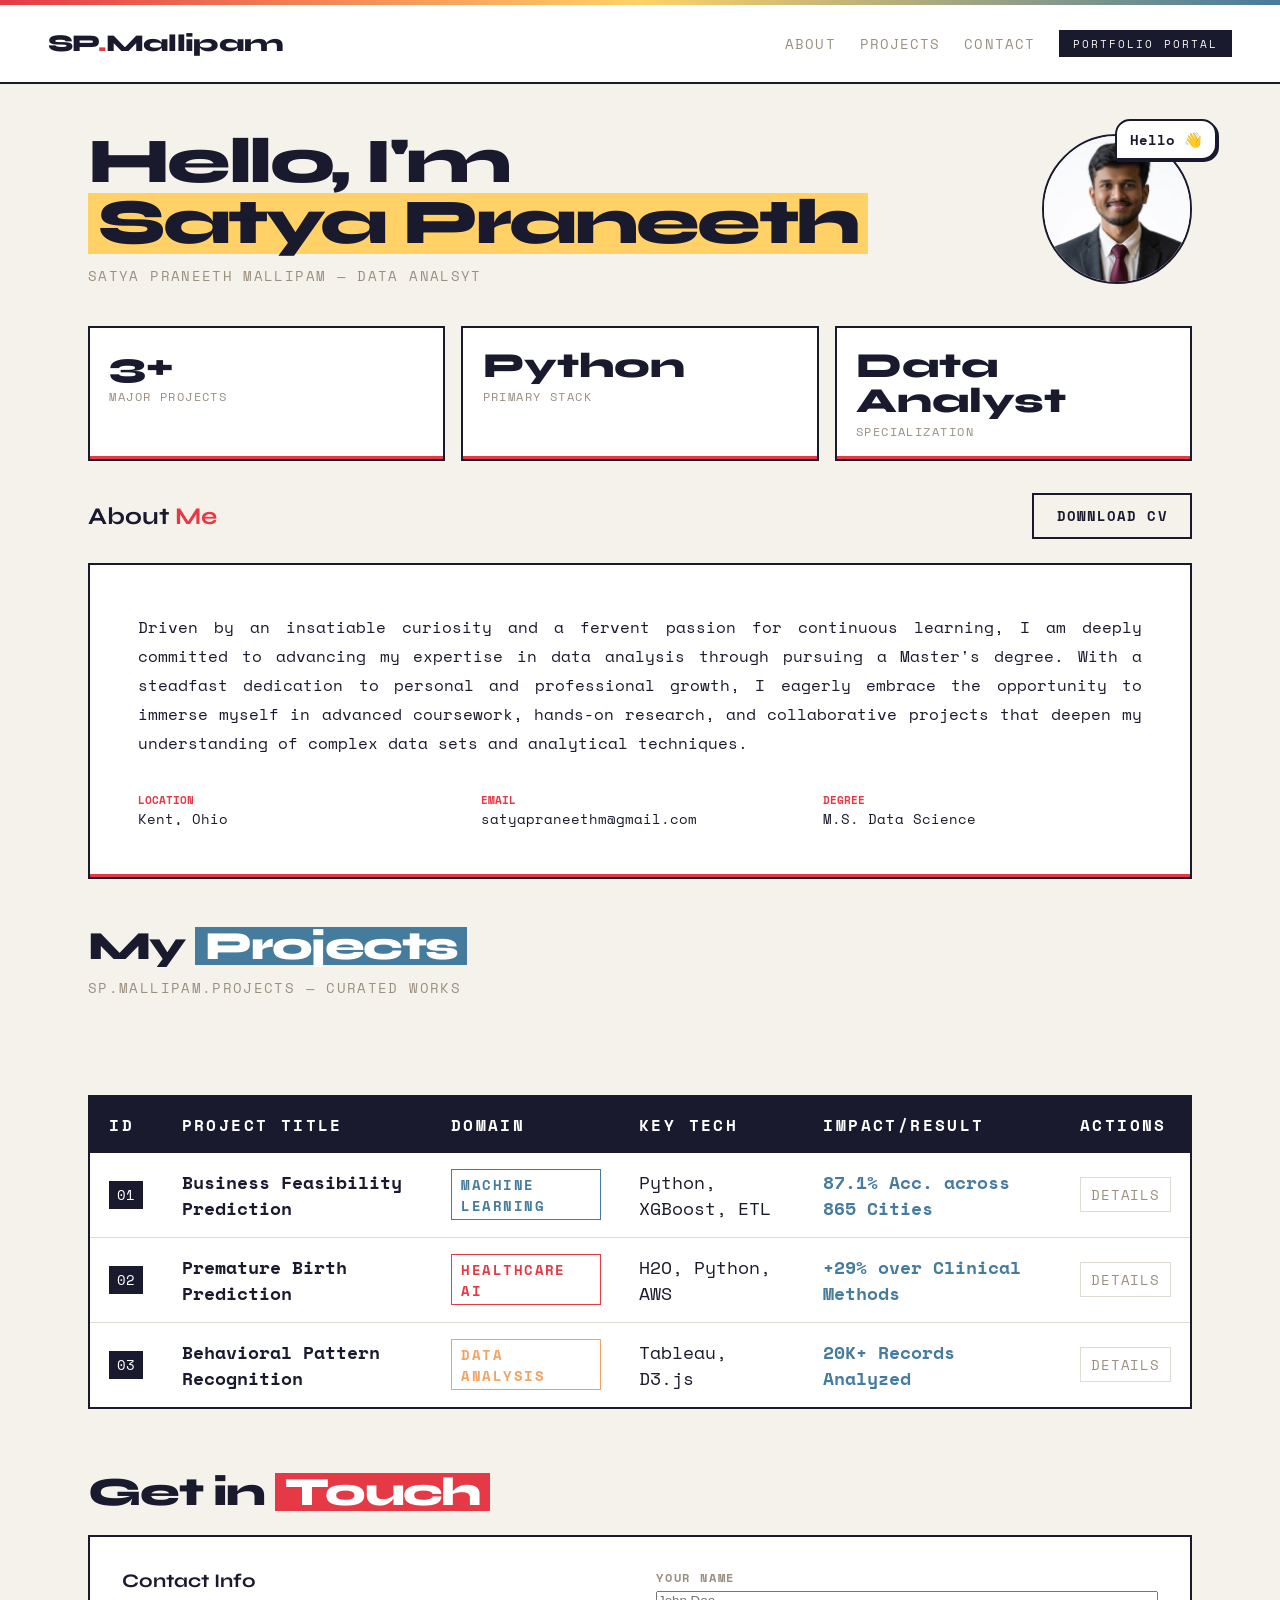
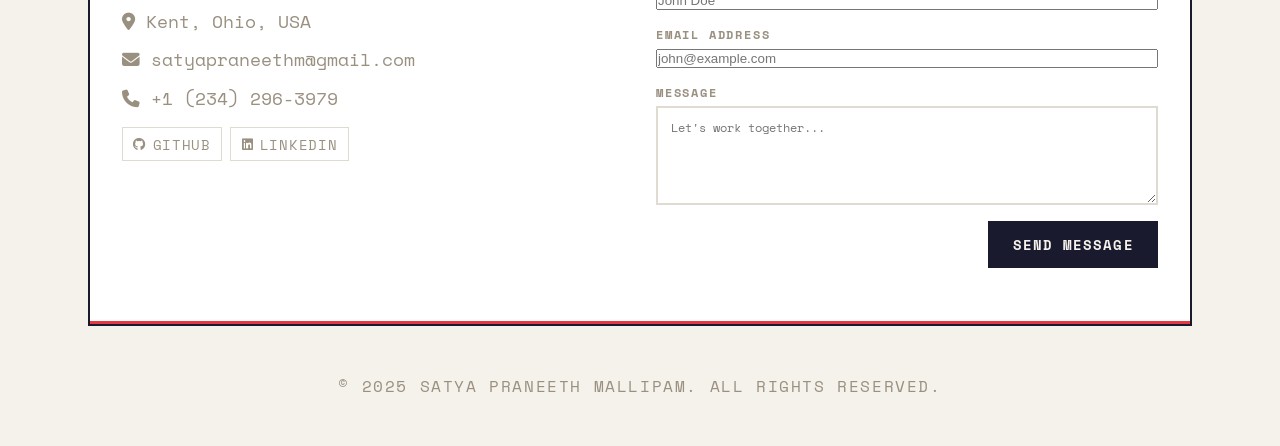
<file: index.html>
<!DOCTYPE html>
<html lang="en">
<head>
  <meta charset="UTF-8"/>
  <meta name="viewport" content="width=device-width, initial-scale=1.0"/>
  <title>Satya Praneeth | Developer & Data Scientist</title>
  <link href="https://fonts.googleapis.com/css2?family=Syne:wght@400;600;700;800&family=Space+Mono:ital,wght@0,400;0,700;1,400&display=swap" rel="stylesheet"/>
  <link rel="stylesheet" href="style.css">
  <link rel="stylesheet" href="https://cdnjs.cloudflare.com/ajax/libs/font-awesome/6.4.0/css/all.min.css">
</head>
<body>

<header>
  <a href="#" class="logo">SP<span>.</span>Mallipam</a>
  <div style="display:flex;gap:1.5rem;align-items:center;">
    <a href="#about" style="color:var(--muted);font-size:0.85rem;text-decoration:none;letter-spacing:0.08em;text-transform:uppercase;font-family:'Space Mono',monospace;transition:color 0.2s;" onmouseover="this.style.color='var(--accent2)'" onmouseout="this.style.color='var(--muted)'">About</a>
    <a href="#projects" style="color:var(--muted);font-size:0.85rem;text-decoration:none;letter-spacing:0.08em;text-transform:uppercase;font-family:'Space Mono',monospace;transition:color 0.2s;" onmouseover="this.style.color='var(--accent2)'" onmouseout="this.style.color='var(--muted)'">Projects</a>
    <a href="#contact" style="color:var(--muted);font-size:0.85rem;text-decoration:none;letter-spacing:0.08em;text-transform:uppercase;font-family:'Space Mono',monospace;transition:color 0.2s;" onmouseover="this.style.color='var(--accent2)'" onmouseout="this.style.color='var(--muted)'">Contact</a>
    <div class="badge">Portfolio Portal</div>
  </div>
</header>

<main>
  <div class="page-header" style="align-items: center;">
    <div>
      <h1 class="page-title">
        Hello, I'm<br/>
        <span class="highlight">Satya Praneeth</span>
      </h1>
      <p class="subtitle">Satya Praneeth Mallipam — Data Analsyt</p>
    </div>
    <div style="position: relative; display: inline-block;">
      <div class="hello-popup">Hello <span class="wave-hand">👋</span></div>
      <div style="width: 150px; height: 150px; border: 2px solid var(--accent); border-radius: 50%; overflow: hidden; position: relative; z-index: 1; background: var(--surface);">
         <img src="satya.jpg" alt="Profile" style="width: 100%; height: 100%; object-fit: cover; ">
      </div>
    </div>
  </div>

  <div class="stats scroll-anim">
    <div class="stat"><div class="stat-val">3+</div><div class="stat-label">Major Projects</div></div>
    <div class="stat"><div class="stat-val">Python</div><div class="stat-label">Primary Stack</div></div>
    <div class="stat"><div class="stat-val">Data Analyst</div><div class="stat-label">Specialization</div></div>
  </div>

  <div class="controls scroll-anim" id="about">
    <div style="flex:1;">
      <h2 style="font-family:'Syne',sans-serif; font-size: 1.5rem; color:var(--accent);">About <span style="color:var(--accent2);">Me</span></h2>
    </div>
    <a href="assets/SATYA_PRANEETH_MALLIPAM.pdf" class="btn outline" download>Download CV</a>
  </div>
  
  <div class="stat scroll-anim" style="margin-bottom: 3rem; padding: 3rem;">
    <p style="font-size: 1rem; line-height: 1.8; margin-bottom: 2rem; text-align: justify;">Driven by an insatiable curiosity and a fervent passion for continuous learning, I am deeply committed to advancing my expertise in data analysis through pursuing a Master's degree. With a steadfast dedication to personal and professional growth, I eagerly embrace the opportunity to immerse myself in advanced coursework, hands-on research, and collaborative projects that deepen my understanding of complex data sets and analytical techniques.</p>
    <div style="display: grid; grid-template-columns: repeat(auto-fit, minmax(200px, 1fr)); gap: 1.5rem; font-size: 0.85rem;">
      <div><strong style="color:var(--accent2); text-transform:uppercase; font-size:0.7rem;">Location</strong><br/>Kent, Ohio</div>
      <div><strong style="color:var(--accent2); text-transform:uppercase; font-size:0.7rem;">Email</strong><br/>satyapraneethm@gmail.com</div>
      <div><strong style="color:var(--accent2); text-transform:uppercase; font-size:0.7rem;">Degree</strong><br/>M.S. Data Science</div>
    </div>
  </div>

  <!-- Projects Section -->
  <div class="page-header scroll-anim" id="projects" style="margin-top: 2rem; margin-bottom: 1.5rem;">
     <div>
      <h1 class="page-title" style="font-size: 2.5rem;">My <span class="highlight" style="background:var(--accent3); color:#fff; padding:0 10px;">Projects</span></h1>
      <p class="subtitle">sp.mallipam.projects — curated works</p>
    </div>
  </div>

  <div class="controls scroll-anim">
    <input class="search-box" id="searchInput" type="text" placeholder="Search by name, tech..."/>
    <select class="dept-filter" id="techFilter">
      <option value="">All Technologies</option>
      <option value="ML">Machine Learning</option>
      <option value="Data">Data Analysis</option>
      <option value="Web">Web Dev</option>
    </select>
  </div>

  <div class="table-wrapper scroll-anim">
    <table>
      <thead>
        <tr>
          <th>ID</th>
          <th>Project Title</th>
          <th>Domain</th>
          <th>Key Tech</th>
          <th>Impact/Result</th>
          <th>Actions</th>
        </tr>
      </thead>
      <tbody id="projectsBody">
         <tr class="project-row" data-tech="ML Machine Learning Python XGBoost Web">
            <td><span class="id-tag">01</span></td>
            <td style="font-weight: 700;">Business Feasibility Prediction</td>
            <td><span class="dept-chip" style="border-color:#457b9d;color:#457b9d">Machine Learning</span></td>
            <td style="font-size: 1.1rem;">Python, XGBoost, ETL</td>
            <td style="color:var(--accent3); font-weight:700;">87.1% Acc. across 865 Cities</td>
            <td>
              <div class="action-btns">
                 <button class="icon-btn" onclick="showProjectDetails('p1')">Details</button>
              </div>
            </td>
         </tr>
         <tr class="project-row" data-tech="Healthcare AI Data Science Machine Learning Python SQL R AWS">
            <td><span class="id-tag">02</span></td>
            <td style="font-weight: 700;">Premature Birth Prediction</td>
            <td><span class="dept-chip" style="border-color:#e63946;color:#e63946">Healthcare AI</span></td>
            <td style="font-size: 1.1rem;">H2O, Python, AWS</td>
            <td style="color:var(--accent3); font-weight:700;">+29% over Clinical Methods</td>
            <td>
              <div class="action-btns">
                 <button class="icon-btn" onclick="showProjectDetails('p2')">Details</button>
              </div>
            </td>
         </tr>
         <tr class="project-row" data-tech="Data Analysis Tableau R D3.js SQL Web">
            <td><span class="id-tag">03</span></td>
            <td style="font-weight: 700;">Behavioral Pattern Recognition</td>
            <td><span class="dept-chip" style="border-color:#f4a261;color:#f4a261">Data Analysis</span></td>
            <td style="font-size: 1.1rem;">Tableau, D3.js</td>
            <td style="color:var(--accent3); font-weight:700;">20K+ Records Analyzed</td>
            <td>
              <div class="action-btns">
                 <button class="icon-btn" onclick="showProjectDetails('p3')">Details</button>
              </div>
            </td>
         </tr>
      </tbody>
    </table>
  </div>
  
  <div style="margin-top: 4rem;"></div>
  
  <div class="page-header scroll-anim" id="contact" style="margin-bottom: 1.5rem;">
     <div>
      <h1 class="page-title" style="font-size: 2.5rem;">Get in <span class="highlight" style="background:var(--accent2); color:#fff; padding:0 10px;">Touch</span></h1>
    </div>
  </div>

  <div class="stat scroll-anim" style="padding: 2rem;">
    <div style="display: grid; grid-template-columns: repeat(auto-fit, minmax(280px, 1fr)); gap: 2rem;">
        <div>
           <h3 style="font-family:'Syne',sans-serif; color:var(--accent); font-size:1.2rem; margin-bottom:1rem;">Contact Info</h3>
           <p style="font-size:1.1rem; color:var(--muted); margin-bottom: 0.8rem;"><i class="fas fa-map-marker-alt"></i> Kent, Ohio, USA</p>
           <p style="font-size:1.1rem; color:var(--muted); margin-bottom: 0.8rem;"><i class="fas fa-envelope"></i> satyapraneethm@gmail.com</p>
           <p style="font-size:1.1rem; color:var(--muted); margin-bottom: 0.8rem;"><i class="fas fa-phone"></i> +1 (234) 296-3979</p>
           <div style="margin-top: 1rem; display:flex; gap: 0.5rem;">
               <a href="https://github.com/graveinuse" class="icon-btn" target="_blank"><i class="fab fa-github"></i> GitHub</a>
               <a href="https://www.linkedin.com/in/satya-praneeth-mallipam-b4397126a/" class="icon-btn" target="_blank"><i class="fab fa-linkedin"></i> LinkedIn</a>
           </div>
        </div>
        <div>
           <form class="contact-form form-grid" id="ajaxContactForm">
             <div class="form-group full">
               <label>Your Name</label>
               <input type="text" id="cName" name="name" required placeholder="John Doe" />
             </div>
             <div class="form-group full">
               <label>Email Address</label>
               <input type="email" id="cEmail" name="email" required placeholder="john@example.com" />
             </div>
             <div class="form-group full">
               <label>Message</label>
               <textarea id="cMessage" name="message" required rows="4" style="background:var(--surface); border: 2px solid var(--border); color:var(--text); font-family:'Space Mono',monospace; font-size:0.78rem; padding:0.6rem 0.8rem; outline:none; transition: border-color 0.2s; width:100%; resize:vertical;" placeholder="Let's work together..."></textarea>
             </div>
             <div class="form-group full" style="align-items: flex-end;">
               <button type="submit" class="btn">Send Message</button>
             </div>
           </form>
        </div>
    </div>
  </div>

  <div style="text-align: center; margin-top: 3rem; font-size: 1rem; color: var(--muted); letter-spacing: 0.1em; text-transform: uppercase;">
     &copy; 2025 Satya Praneeth Mallipam. All Rights Reserved.
  </div>

</main>

<!-- Modal for Project Details -->
<div class="modal-overlay" id="modalOverlay">
  <div class="modal">
    <div class="modal-title" id="modalTitle">Project Details</div>
    <div class="form-grid" id="modalContent" style="font-size: 0.8rem;">
       <!-- content -->
    </div>
    <div class="modal-footer">
      <button class="btn outline" onclick="closeModal()">Close Details</button>
    </div>
  </div>
</div>

<div class="toast" id="toast">Message Sent Successfully!</div>

<script src="script.js"></script>
</body>
</html>
</file>
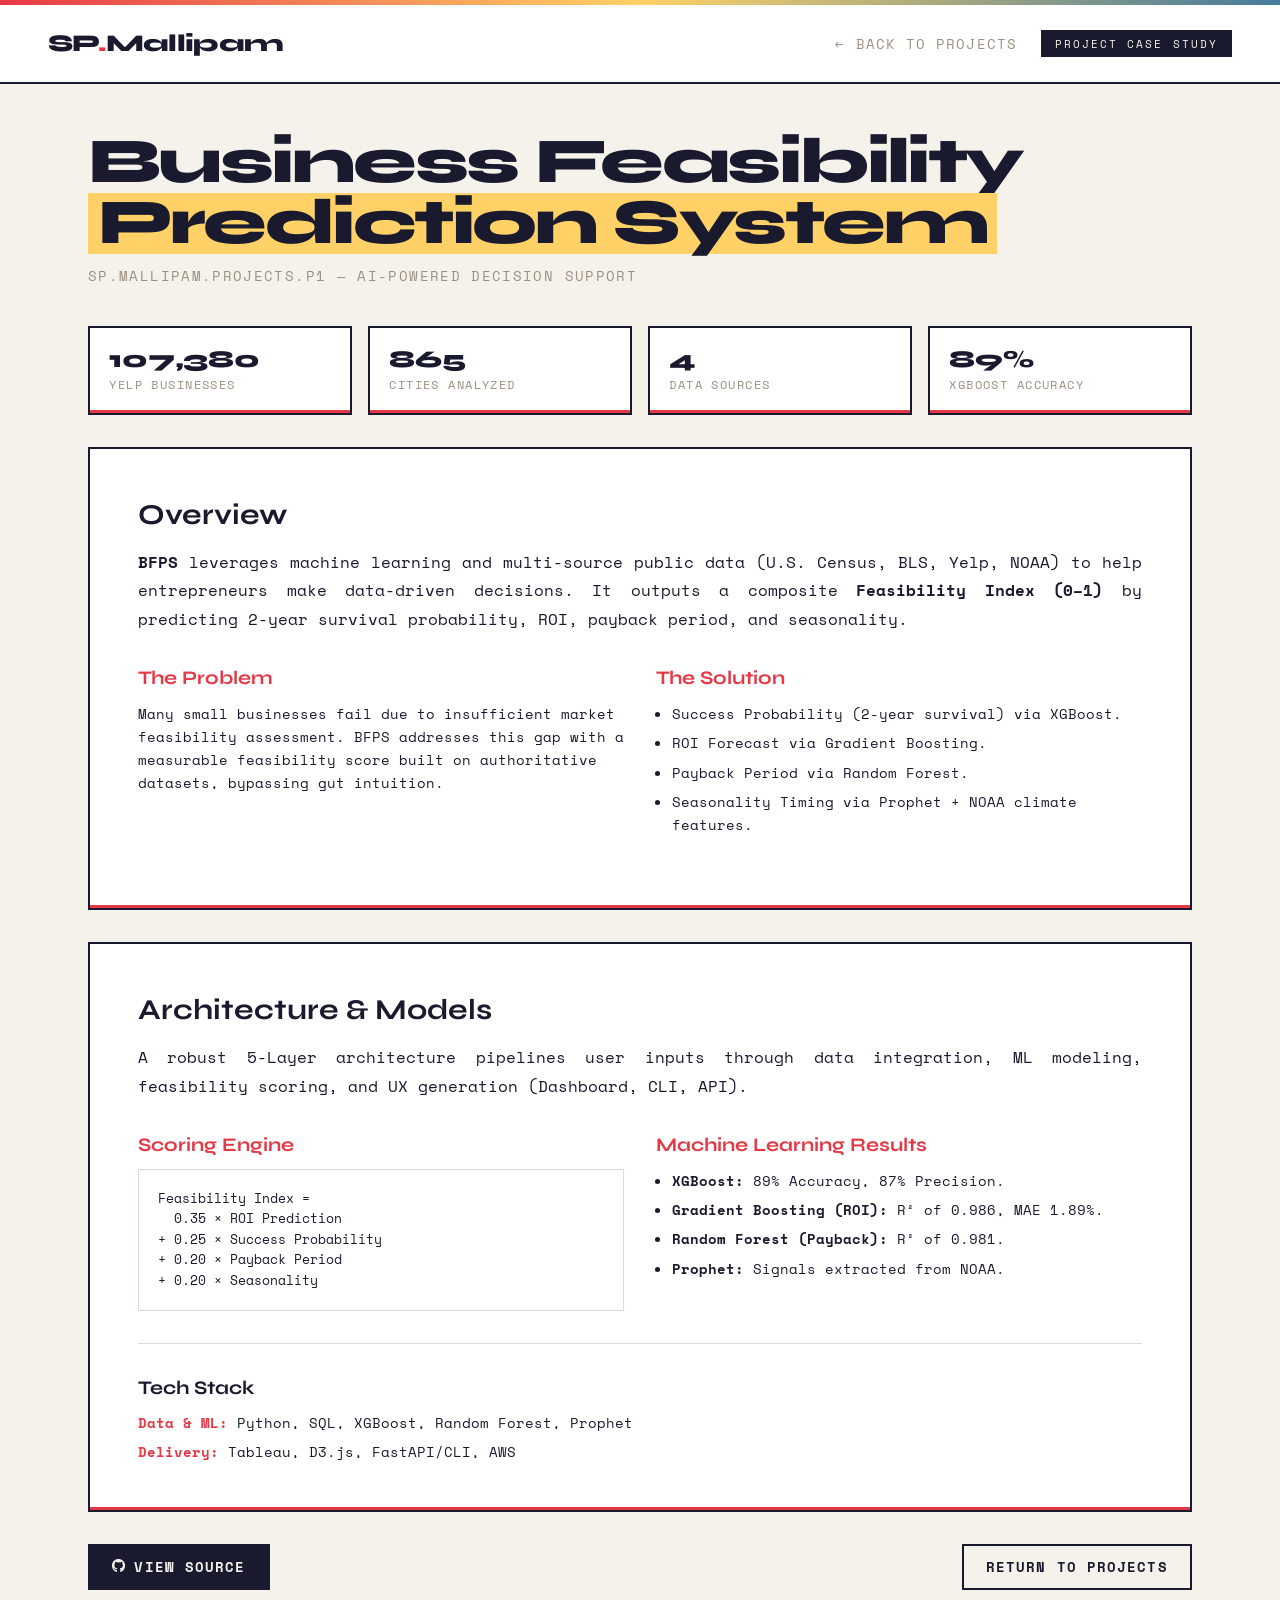
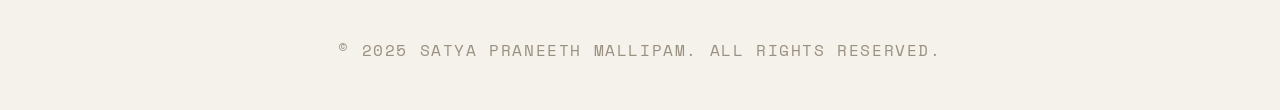
<file: BFPS.html>
<!DOCTYPE html>
<html lang="en">
<head>
  <meta charset="UTF-8"/>
  <meta name="viewport" content="width=device-width, initial-scale=1.0"/>
  <meta name="description" content="Business Feasibility Prediction System (BFPS) — an AI-powered decision support system that predicts business success, ROI, payback period, and seasonality using Census, BLS, Yelp, and NOAA data." />
  <title>BFPS | Business Feasibility Prediction System</title>
  <link href="https://fonts.googleapis.com/css2?family=Syne:wght@400;600;700;800&family=Space+Mono:ital,wght@0,400;0,700;1,400&display=swap" rel="stylesheet"/>
  <link rel="stylesheet" href="https://cdnjs.cloudflare.com/ajax/libs/font-awesome/6.4.0/css/all.min.css">
  <link rel="stylesheet" href="style.css">
</head>
<body>

<header>
  <a href="index.html" class="logo">SP<span>.</span>Mallipam</a>
  <div style="display:flex;gap:1.5rem;align-items:center;">
    <a href="index.html#projects" style="color:var(--muted);font-size:0.85rem;text-decoration:none;letter-spacing:0.08em;text-transform:uppercase;font-family:'Space Mono',monospace;transition:color 0.2s;" onmouseover="this.style.color='var(--accent2)'" onmouseout="this.style.color='var(--muted)'">← Back to Projects</a>
    <div class="badge">Project Case Study</div>
  </div>
</header>

<main>
  <div class="page-header scroll-anim" style="align-items: flex-end;">
    <div>
      <h1 class="page-title">
        Business Feasibility<br/>
        <span class="highlight">Prediction System</span>
      </h1>
      <p class="subtitle">sp.mallipam.projects.p1 — ai-powered decision support</p>
    </div>
  </div>

  <div class="stats scroll-anim">
    <div class="stat"><div class="stat-val" style="font-size:1.5rem;">107,380</div><div class="stat-label">Yelp Businesses</div></div>
    <div class="stat"><div class="stat-val" style="font-size:1.5rem;">865</div><div class="stat-label">Cities Analyzed</div></div>
    <div class="stat"><div class="stat-val" style="font-size:1.5rem;">4</div><div class="stat-label">Data Sources</div></div>
    <div class="stat"><div class="stat-val" style="font-size:1.5rem;">89%</div><div class="stat-label">XGBoost Accuracy</div></div>
  </div>

  <div class="stat scroll-anim" style="margin-bottom: 2rem; padding: 3rem;">
    <h2 style="font-family:'Syne',sans-serif; color:var(--accent); font-size:1.8rem; margin-bottom:1rem;">Overview</h2>
    <p style="font-size:1rem; line-height: 1.8; margin-bottom: 2rem; text-align: justify;"><strong>BFPS</strong> leverages machine learning and multi-source public data (U.S. Census, BLS, Yelp, NOAA) to help entrepreneurs make data-driven decisions. It outputs a composite <strong>Feasibility Index (0–1)</strong> by predicting 2-year survival probability, ROI, payback period, and seasonality.</p>
    
    <div style="display: grid; grid-template-columns: repeat(auto-fit, minmax(280px, 1fr)); gap: 2rem;">
        <div>
            <h3 style="font-family:'Syne',sans-serif; color:var(--accent2); font-size:1.2rem; margin-bottom:0.8rem;">The Problem</h3>
            <p style="font-size:0.9rem; line-height:1.6; color:var(--text); margin-bottom:1.5rem;">Many small businesses fail due to insufficient market feasibility assessment. BFPS addresses this gap with a measurable feasibility score built on authoritative datasets, bypassing gut intuition.</p>
        </div>
        <div>
            <h3 style="font-family:'Syne',sans-serif; color:var(--accent2); font-size:1.2rem; margin-bottom:0.8rem;">The Solution</h3>
            <ul style="font-size:0.9rem; line-height:1.6; color:var(--text); list-style-position: outside; margin-left: 1rem; margin-bottom:1.5rem;">
                <li style="margin-bottom:0.4rem;">Success Probability (2-year survival) via XGBoost.</li>
                <li style="margin-bottom:0.4rem;">ROI Forecast via Gradient Boosting.</li>
                <li style="margin-bottom:0.4rem;">Payback Period via Random Forest.</li>
                <li>Seasonality Timing via Prophet + NOAA climate features.</li>
            </ul>
        </div>
    </div>
  </div>

  <div class="stat scroll-anim" style="margin-bottom: 2rem; padding: 3rem;">
    <h2 style="font-family:'Syne',sans-serif; color:var(--accent); font-size:1.8rem; margin-bottom:1rem;">Architecture & Models</h2>
    <p style="font-size:1rem; line-height: 1.8; margin-bottom: 2rem; text-align: justify;">A robust 5-Layer architecture pipelines user inputs through data integration, ML modeling, feasibility scoring, and UX generation (Dashboard, CLI, API).</p>
    
    <div style="display: grid; grid-template-columns: repeat(auto-fit, minmax(280px, 1fr)); gap: 2rem;">
        <div>
            <h3 style="font-family:'Syne',sans-serif; color:var(--accent2); font-size:1.2rem; margin-bottom:0.8rem;">Scoring Engine</h3>
            <p style="font-family:'Space Mono', monospace; font-size:0.8rem; background:var(--surface); border:1px solid var(--border); padding:1.2rem; line-height:1.6; color:var(--accent);">
                Feasibility Index = <br>
                &nbsp;&nbsp;0.35 × ROI Prediction<br>
                + 0.25 × Success Probability<br>
                + 0.20 × Payback Period<br>
                + 0.20 × Seasonality
            </p>
        </div>
        <div>
            <h3 style="font-family:'Syne',sans-serif; color:var(--accent2); font-size:1.2rem; margin-bottom:0.8rem;">Machine Learning Results</h3>
            <ul style="font-size:0.9rem; line-height:1.6; color:var(--text); list-style-position: outside; margin-left: 1rem;">
                <li style="margin-bottom:0.4rem;"><strong>XGBoost:</strong> 89% Accuracy, 87% Precision.</li>
                <li style="margin-bottom:0.4rem;"><strong>Gradient Boosting (ROI):</strong> R² of 0.986, MAE 1.89%.</li>
                <li style="margin-bottom:0.4rem;"><strong>Random Forest (Payback):</strong> R² of 0.981.</li>
                <li><strong>Prophet:</strong> Signals extracted from NOAA.</li>
            </ul>
        </div>
    </div>

    <div style="margin-top: 2rem; border-top: 1px solid var(--border); padding-top: 2rem;">
        <h3 style="font-family:'Syne',sans-serif; color:var(--accent); font-size:1.2rem; margin-bottom:0.8rem;">Tech Stack</h3>
        <p style="font-size:0.9rem; margin-bottom: 0.5rem;"><strong style="color:var(--accent2);">Data & ML:</strong> Python, SQL, XGBoost, Random Forest, Prophet</p>
        <p style="font-size:0.9rem;"><strong style="color:var(--accent2);">Delivery:</strong> Tableau, D3.js, FastAPI/CLI, AWS</p>
    </div>
  </div>

  <div class="controls scroll-anim" style="justify-content: space-between;">
      <a href="https://github.com/graveinuse" target="_blank" class="btn"><i class="fab fa-github" style="margin-right: 0.5rem;"></i> View Source</a>
      <a href="index.html#projects" class="btn outline">Return to Projects</a>
  </div>
  
  <div style="text-align: center; margin-top: 3rem; font-size: 1rem; color: var(--muted); letter-spacing: 0.1em; text-transform: uppercase;">
     &copy; 2025 Satya Praneeth Mallipam. All Rights Reserved.
  </div>

</main>

<script src="script.js"></script>
</body>
</html>
</file>
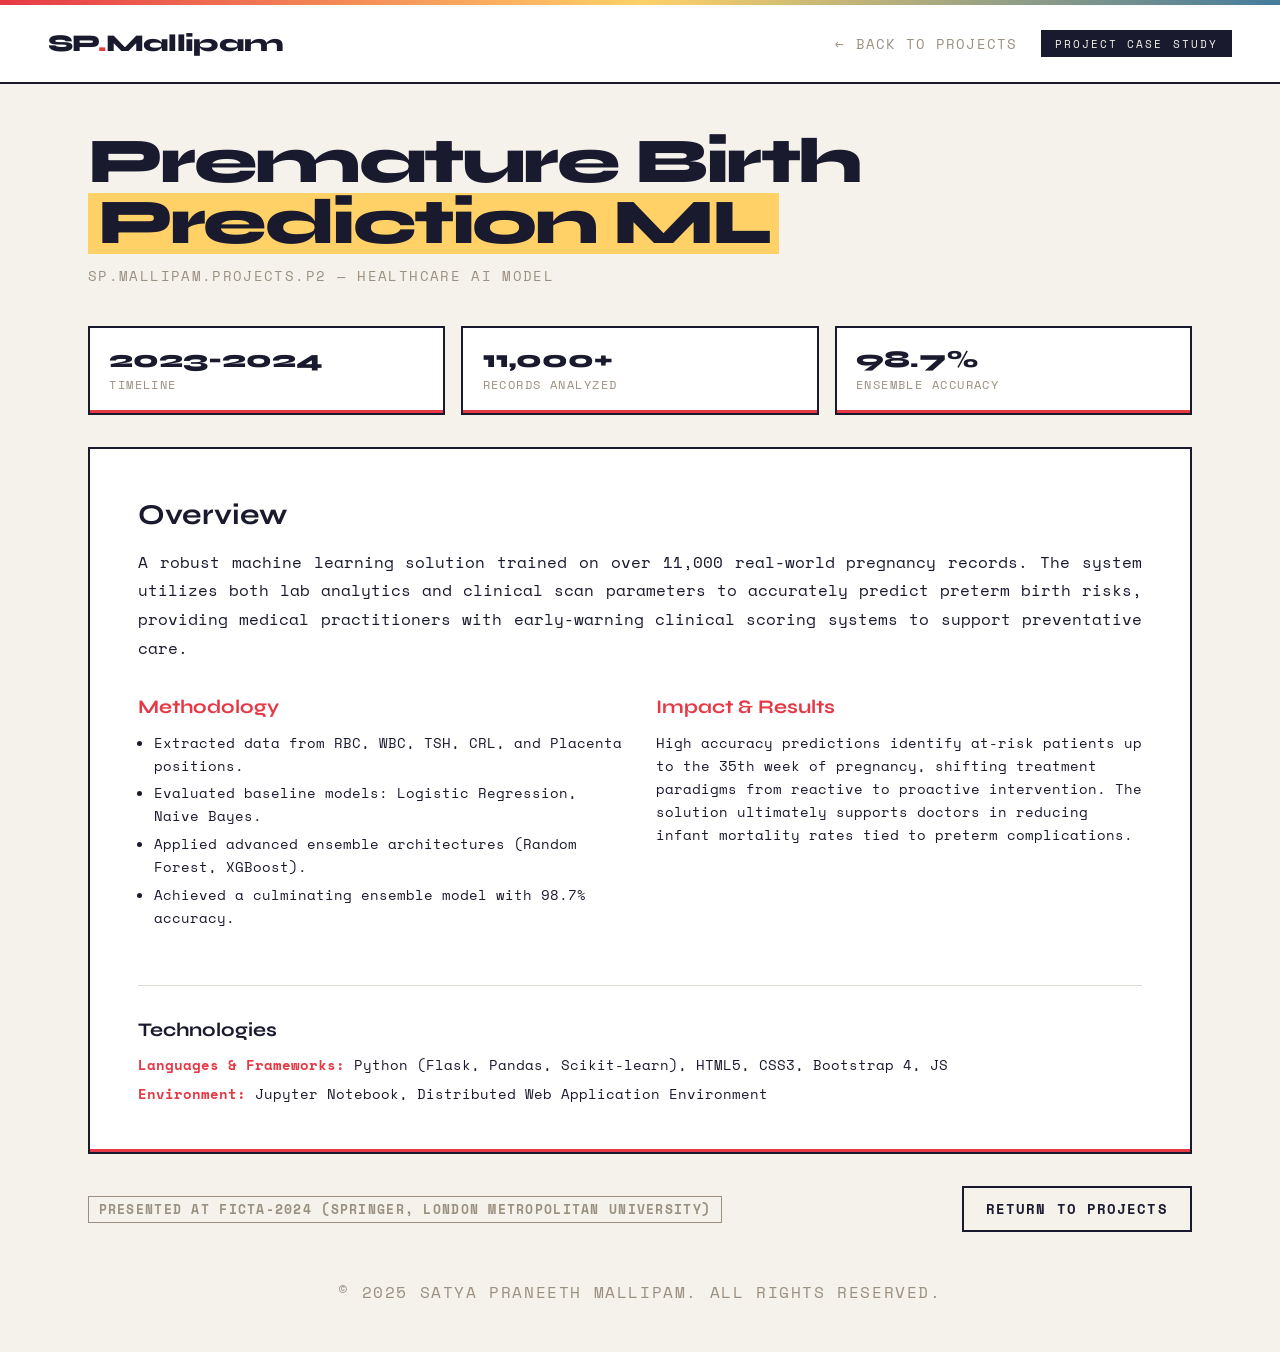
<file: ml-premature-birth.html>
<!DOCTYPE html>
<html lang="en">
<head>
  <meta charset="UTF-8"/>
  <meta name="viewport" content="width=device-width, initial-scale=1.0"/>
  <title>Premature Birth Prediction | Project Details</title>
  <link href="https://fonts.googleapis.com/css2?family=Syne:wght@400;600;700;800&family=Space+Mono:ital,wght@0,400;0,700;1,400&display=swap" rel="stylesheet"/>
  <link rel="stylesheet" href="style.css">
</head>
<body>

<header>
  <a href="index.html" class="logo">SP<span>.</span>Mallipam</a>
  <div style="display:flex;gap:1.5rem;align-items:center;">
    <a href="index.html#projects" style="color:var(--muted);font-size:0.85rem;text-decoration:none;letter-spacing:0.08em;text-transform:uppercase;font-family:'Space Mono',monospace;transition:color 0.2s;" onmouseover="this.style.color='var(--accent2)'" onmouseout="this.style.color='var(--muted)'">← Back to Projects</a>
    <div class="badge">Project Case Study</div>
  </div>
</header>

<main>
  <div class="page-header scroll-anim" style="align-items: flex-end;">
    <div>
      <h1 class="page-title">
        Premature Birth<br/>
        <span class="highlight">Prediction ML</span>
      </h1>
      <p class="subtitle">sp.mallipam.projects.p2 — healthcare AI model</p>
    </div>
  </div>

  <div class="stats scroll-anim">
    <div class="stat"><div class="stat-val" style="font-size:1.5rem;">2023-2024</div><div class="stat-label">Timeline</div></div>
    <div class="stat"><div class="stat-val" style="font-size:1.5rem;">11,000+</div><div class="stat-label">Records Analyzed</div></div>
    <div class="stat"><div class="stat-val" style="font-size:1.5rem;">98.7%</div><div class="stat-label">Ensemble Accuracy</div></div>
  </div>

  <div class="stat scroll-anim" style="margin-bottom: 2rem; padding: 3rem;">
    <h2 style="font-family:'Syne',sans-serif; color:var(--accent); font-size:1.8rem; margin-bottom:1rem;">Overview</h2>
    <p style="font-size:1rem; line-height: 1.8; margin-bottom: 2rem; text-align: justify;">A robust machine learning solution trained on over 11,000 real-world pregnancy records. The system utilizes both lab analytics and clinical scan parameters to accurately predict preterm birth risks, providing medical practitioners with early-warning clinical scoring systems to support preventative care.</p>
    
    <div style="display: grid; grid-template-columns: repeat(auto-fit, minmax(280px, 1fr)); gap: 2rem;">
        <div>
            <h3 style="font-family:'Syne',sans-serif; color:var(--accent2); font-size:1.2rem; margin-bottom:0.8rem;">Methodology</h3>
            <ul style="font-size:0.9rem; line-height:1.6; color:var(--text); list-style-position: outside; margin-left: 1rem; margin-bottom:1.5rem;">
                <li style="margin-bottom:0.3rem;">Extracted data from RBC, WBC, TSH, CRL, and Placenta positions.</li>
                <li style="margin-bottom:0.3rem;">Evaluated baseline models: Logistic Regression, Naive Bayes.</li>
                <li style="margin-bottom:0.3rem;">Applied advanced ensemble architectures (Random Forest, XGBoost).</li>
                <li>Achieved a culminating ensemble model with 98.7% accuracy.</li>
            </ul>
        </div>
        <div>
            <h3 style="font-family:'Syne',sans-serif; color:var(--accent2); font-size:1.2rem; margin-bottom:0.8rem;">Impact & Results</h3>
            <p style="font-size:0.9rem; line-height:1.6; color:var(--text); margin-bottom:1.5rem;">High accuracy predictions identify at-risk patients up to the 35th week of pregnancy, shifting treatment paradigms from reactive to proactive intervention. The solution ultimately supports doctors in reducing infant mortality rates tied to preterm complications.</p>
        </div>
    </div>

    <div style="margin-top: 2rem; border-top: 1px solid var(--border); padding-top: 2rem;">
        <h3 style="font-family:'Syne',sans-serif; color:var(--accent); font-size:1.2rem; margin-bottom:0.8rem;">Technologies</h3>
        <p style="font-size:0.9rem; margin-bottom: 0.5rem;"><strong style="color:var(--accent2);">Languages & Frameworks:</strong> Python (Flask, Pandas, Scikit-learn), HTML5, CSS3, Bootstrap 4, JS</p>
        <p style="font-size:0.9rem;"><strong style="color:var(--accent2);">Environment:</strong> Jupyter Notebook, Distributed Web Application Environment</p>
    </div>
  </div>

  <div class="controls scroll-anim" style="justify-content: space-between;">
      <span class="dept-chip" style="border-color:var(--muted); color:var(--muted); font-size: 0.8rem;">Presented at FICTA-2024 (Springer, London Metropolitan University)</span>
      <a href="index.html#projects" class="btn outline">Return to Projects</a>
  </div>
  
  <div style="text-align: center; margin-top: 3rem; font-size: 1rem; color: var(--muted); letter-spacing: 0.1em; text-transform: uppercase;">
     &copy; 2025 Satya Praneeth Mallipam. All Rights Reserved.
  </div>

</main>

<script src="script.js"></script>
</body>
</html>
</file>
<file: style.css>
:root {
  --bg: #f5f2ec;
  --surface: #ffffff;
  --border: #e0dbd0;
  --accent: #1a1a2e;
  --accent2: #e63946;
  --accent3: #457b9d;
  --text: #1a1a2e;
  --muted: #9a9080;
  --highlight: #ffd166;
}
*, *::before, *::after { box-sizing: border-box; margin: 0; padding: 0; }
body {
  background: var(--bg);
  color: var(--text);
  font-family: 'Space Mono', monospace;
  min-height: 100vh;
  overflow-x: hidden;
}

/* Decorative top stripe */
body::before {
  content: '';
  display: block;
  height: 5px;
  background: linear-gradient(90deg, var(--accent2) 0%, var(--highlight) 50%, var(--accent3) 100%);
}

header {
  padding: 1.5rem 3rem;
  border-bottom: 2px solid var(--accent);
  display: flex;
  align-items: center;
  justify-content: space-between;
  animation: slideDown 0.6s ease both;
  background: var(--surface);
  position: relative;
  z-index: 50;
}

.logo {
  font-family: 'Syne', sans-serif;
  font-weight: 800;
  font-size: 1.5rem;
  letter-spacing: -0.03em;
  color: var(--accent);
  text-decoration: none;
}
.logo span { color: var(--accent2); }

.badge {
  font-size: 0.70rem;
  letter-spacing: 0.18em;
  text-transform: uppercase;
  background: var(--accent);
  color: var(--bg);
  padding: 0.3rem 0.9rem;
  font-family: 'Space Mono', monospace;
}

main {
  padding: 3rem;
  max-width: 1200px;
  margin: 0 auto;
}

.page-header {
  display: flex;
  align-items: flex-end;
  justify-content: space-between;
  margin-bottom: 2.5rem;
  flex-wrap: wrap;
  gap: 1.5rem;
  animation: fadeUp 0.5s 0.1s ease both;
}

.page-title {
  font-family: 'Syne', sans-serif;
  font-weight: 800;
  font-size: clamp(2.5rem, 5vw, 4.5rem);
  letter-spacing: -0.04em;
  line-height: 0.95;
}
.page-title .highlight {
  display: inline-block;
  background: var(--highlight);
  padding: 0 0.15em;
}

.subtitle {
  color: var(--muted);
  font-size: 0.85rem;
  letter-spacing: 0.1em;
  text-transform: uppercase;
  margin-top: 0.8rem;
}

/* Stats */
.stats {
  display: grid;
  grid-template-columns: repeat(auto-fit, minmax(130px, 1fr));
  gap: 1rem;
  margin-bottom: 2rem;
  animation: fadeUp 0.5s 0.2s ease both;
}

.stat {
  background: var(--surface);
  border: 2px solid var(--accent);
  padding: 1.2rem;
  position: relative;
  overflow: hidden;
}
.stat::after {
  content: '';
  position: absolute;
  bottom: 0; left: 0;
  width: 100%; height: 3px;
  background: var(--accent2);
}
.stat-val {
  font-family: 'Syne', sans-serif;
  font-weight: 800;
  font-size: 2.2rem;
  color: var(--accent);
  line-height: 1;
}
.stat-label {
  font-size: 0.75rem;
  letter-spacing: 0.12em;
  text-transform: uppercase;
  color: var(--muted);
  margin-top: 0.3rem;
}

/* Controls */
.controls {
  display: flex;
  gap: 0.75rem;
  margin-bottom: 1.5rem;
  flex-wrap: wrap;
  animation: fadeUp 0.5s 0.3s ease both;
  align-items: center;
}

.search-box {
  flex: 1;
  min-width: 200px;
  background: var(--surface);
  border: 2px solid var(--accent);
  color: var(--text);
  font-family: 'Space Mono', monospace;
  font-size: 0.9rem;
  padding: 0.7rem 1rem;
  outline: none;
  transition: border-color 0.2s;
}
.search-box:focus { border-color: var(--accent2); }
.search-box::placeholder { color: var(--muted); }

.dept-filter {
  background: var(--surface);
  border: 2px solid var(--accent);
  color: var(--text);
  font-family: 'Space Mono', monospace;
  font-size: 0.85rem;
  padding: 0.7rem 1rem;
  outline: none;
  cursor: pointer;
}

.btn {
  background: var(--accent);
  color: var(--bg);
  border: 2px solid var(--accent);
  font-family: 'Space Mono', monospace;
  font-size: 0.85rem;
  font-weight: 700;
  letter-spacing: 0.08em;
  text-transform: uppercase;
  padding: 0.7rem 1.4rem;
  cursor: pointer;
  transition: all 0.15s;
  text-decoration: none;
  display: inline-flex;
  align-items: center;
  justify-content: center;
}
.btn:hover { background: var(--accent2); border-color: var(--accent2); color: var(--surface); }
.btn.outline {
  background: transparent;
  color: var(--accent);
}
.btn.outline:hover { background: var(--accent); color: var(--surface); }

/* Table */
.table-wrapper {
  border: 2px solid var(--accent);
  overflow-x: auto;
  animation: fadeUp 0.5s 0.4s ease both;
}

table { width: 100%; border-collapse: collapse; font-size: 1.1rem; text-align: left; }

thead { background: var(--accent); }
th {
  padding: 1rem 1.2rem;
  font-size: 1rem;
  letter-spacing: 0.15em;
  text-transform: uppercase;
  color: var(--surface);
  font-weight: 700;
  white-space: nowrap;
}

td {
  padding: 1rem 1.2rem;
  border-bottom: 1px solid var(--border);
  vertical-align: middle;
}
tr:last-child td { border-bottom: none; }
tbody tr { background: var(--surface); transition: background 0.15s; }
tbody tr:hover { background: #faf8f3; }

.id-tag {
  background: var(--accent);
  color: var(--surface);
  font-size: 0.9rem;
  padding: 0.2rem 0.5rem;
  display: inline-block;
}

.dept-chip {
  display: inline-block;
  font-size: 0.9rem;
  letter-spacing: 0.1em;
  text-transform: uppercase;
  padding: 0.2rem 0.6rem;
  border: 1px solid;
  font-weight: 700;
}

.action-btns { display: flex; gap: 0.4rem; }
.icon-btn {
  background: transparent;
  border: 1px solid var(--border);
  color: var(--muted);
  font-family: 'Space Mono', monospace;
  font-size: 0.9rem;
  padding: 0.35rem 0.65rem;
  cursor: pointer;
  transition: all 0.15s;
  text-transform: uppercase;
  letter-spacing: 0.05em;
  text-decoration: none;
  display: inline-flex;
  align-items: center;
  gap: 0.4rem;
}
.icon-btn i { font-size: 0.8rem; }
.icon-btn:hover { border-color: var(--accent); color: var(--accent); }

/* Modal */
.modal-overlay {
  display: none;
  position: fixed;
  inset: 0;
  background: rgba(26,26,46,0.8);
  z-index: 100;
  align-items: center;
  justify-content: center;
  backdrop-filter: blur(3px);
}
.modal-overlay.open { display: flex; }

.modal {
  background: var(--bg);
  border: 2px solid var(--accent);
  width: 100%;
  max-width: 560px;
  padding: 2.5rem;
  animation: modalIn 0.2s ease both;
  position: relative;
}
.modal::before {
  content: '';
  position: absolute;
  top: 0; left: 0; right: 0;
  height: 4px;
  background: linear-gradient(90deg, var(--accent2), var(--highlight), var(--accent3));
}

.modal-title {
  font-family: 'Syne', sans-serif;
  font-weight: 800;
  font-size: 1.8rem;
  margin-bottom: 1.5rem;
  letter-spacing: -0.03em;
}

.form-grid {
  display: grid;
  grid-template-columns: 1fr 1fr;
  gap: 1rem;
  margin-bottom: 1.5rem;
}
.form-group { display: flex; flex-direction: column; gap: 0.35rem; }
.form-group.full { grid-column: 1 / -1; }

label {
  font-size: 0.75rem;
  letter-spacing: 0.15em;
  text-transform: uppercase;
  color: var(--muted);
  font-weight: 700;
}

.modal-footer { display: flex; gap: 0.75rem; justify-content: flex-end; margin-top: 1.5rem; }

.toast {
  position: fixed;
  bottom: 2rem;
  right: 2rem;
  background: var(--accent);
  color: var(--surface);
  font-family: 'Space Mono', monospace;
  font-size: 0.72rem;
  padding: 0.8rem 1.4rem;
  z-index: 200;
  opacity: 0;
  transform: translateY(10px);
  transition: all 0.3s;
  pointer-events: none;
}
.toast.show { opacity: 1; transform: none; }

@keyframes slideDown { from { opacity:0; transform:translateY(-16px); } to { opacity:1; transform:none; } }
@keyframes fadeUp { from { opacity:0; transform:translateY(20px); } to { opacity:1; transform:none; } }
@keyframes modalIn { from { opacity:0; transform:scale(0.96); } to { opacity:1; transform:scale(1); } }

/* Scroll Animations */
.scroll-anim {
  opacity: 0;
  transform: translateY(40px);
  transition: opacity 0.8s ease-out, transform 0.8s cubic-bezier(0.16, 1, 0.3, 1);
}
.scroll-anim.show {
  opacity: 1;
  transform: translateY(0);
}

/* Hello Popup Animation */
.hello-popup {
  position: absolute;
  top: -15px;
  right: -25px;
  background: var(--surface);
  border: 2px solid var(--accent);
  color: var(--accent);
  font-family: 'Space Mono', monospace;
  font-size: 0.9rem;
  font-weight: 700;
  padding: 0.5rem 0.8rem;
  border-radius: 15px 15px 15px 0;
  z-index: 10;
  box-shadow: 2px 2px 0px var(--accent);
  opacity: 0;
  transform-origin: bottom left;
  animation: popInWave 0.6s cubic-bezier(0.175, 0.885, 0.32, 1.275) 1s forwards;
}

.wave-hand {
  display: inline-block;
  animation: wave 2.5s infinite;
  transform-origin: 70% 70%;
}

@keyframes popInWave {
  0% { transform: scale(0); opacity: 0; }
  100% { transform: scale(1); opacity: 1; }
}

@keyframes wave {
  0%   { transform: rotate(0deg); }
  10%  { transform: rotate(14deg); }
  20%  { transform: rotate(-8deg); }
  30%  { transform: rotate(14deg); }
  40%  { transform: rotate(-4deg); }
  50%  { transform: rotate(10deg); }
  60%  { transform: rotate(0deg); }
  100% { transform: rotate(0deg); }
}

/* Responsive adjustments */
@media (max-width: 768px) {
  header { padding: 1.5rem; flex-direction: column; gap: 1rem; }
  header div { flex-wrap: wrap; justify-content: center; }
  main { padding: 1.5rem; }
  .page-header { flex-direction: column; align-items: flex-start; }
  .form-grid { grid-template-columns: 1fr; }
}
</file>
